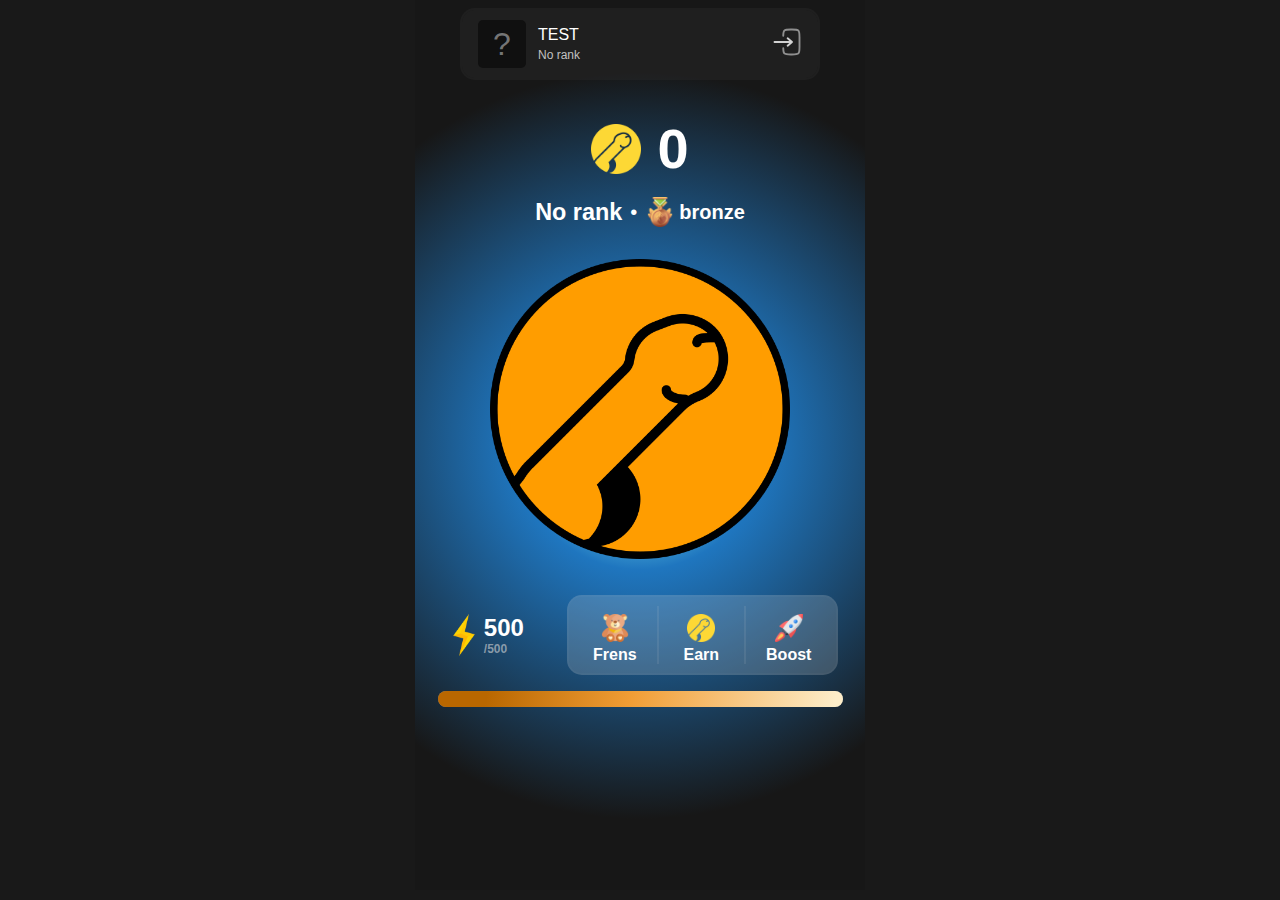
<file: index.html>
<!DOCTYPE html>
<html lang="en">
<head>
    <meta charset="UTF-8">
    <meta name="viewport" content="width=device-width, initial-scale=1.0">
    <title>DICKcoin</title>
    <link rel="stylesheet" href="./assets/css/style.css">
    <link rel="stylesheet" href="./assets/css/responsive.css">
    <meta name="theme-color" content="#f19e36" />

    <link rel="icon" type="image/x-icon" href="./assets/favicon/favicon.ico">

</head>
<body>

    
    <div class="squad-container">
        <div class="login">
            <div class="login-detail">
                <div class="profile">
                    <span>?</span>
                </div>

                <div class="user-data">
                    <span class="name">TEST</span>
                    <span class="user-rank">No rank</span>
                </div>
            </div>

            <div>
                <a href="/login.html">
                    <svg width="30px" height="30px" viewBox="0 0 24 24" fill="none" xmlns="http://www.w3.org/2000/svg">
                        <path opacity="0.8" d="M2.00098 11.999L16.001 11.999M16.001 11.999L12.501 8.99902M16.001 11.999L12.501 14.999" stroke="#ffffff" stroke-width="1.5" stroke-linecap="round" stroke-linejoin="round"/>
                        <path opacity="0.5" d="M9.00195 7C9.01406 4.82497 9.11051 3.64706 9.87889 2.87868C10.7576 2 12.1718 2 15.0002 2L16.0002 2C18.8286 2 20.2429 2 21.1215 2.87868C22.0002 3.75736 22.0002 5.17157 22.0002 8L22.0002 16C22.0002 18.8284 22.0002 20.2426 21.1215 21.1213C20.2429 22 18.8286 22 16.0002 22H15.0002C12.1718 22 10.7576 22 9.87889 21.1213C9.11051 20.3529 9.01406 19.175 9.00195 17" stroke="#ffffff" stroke-width="1.5" stroke-linecap="round"/>
                    </svg>
                </a>
            </div>
        </div>
    </div>

    <div class="coin-count-container">
        <img src="./assets/images/coin.png" width="45px">
        <h1 class="select-none">0</h1>
    </div>

    <div class="rank-container">
        <div class="rank-items">
            <h3 class="select-none">No rank</h3>
            <span>•</span>
            <img src="./assets/images/bronze-medal.png" class="select-none" width="30px">
            <span id="rank" class="select-none">bronze</span>
        </div>
    </div>
    
    <div class="coin-container">
        <!-- <span>+1</span> -->
        <img src="./assets/images/golden.png" id="coin" class="select-none" width="300px" />
    </div>

    <div class="menu-container">
        <div class="power">
            <img src="./assets/images/thunder.png" width="40px">
            <div class="power-count">
                <span id="power" class="select-none">0</span>
                <span class="gray select-none" id="total">/0</span>
            </div>
        </div>

        <div class="menu-bottuns">
            <a href="/frens.html" class="button b-r">
                <img src="./assets/images/teddy-bear.png" alt="" width="28px">
                <span class="select-none">Frens</span>
            </a>
            <a href="/earn.html" class="button b-r">
                <img src="./assets/images/coin.png" alt="" width="28px">
                <span class="select-none">Earn</span>
            </a>
            <a href="/boost.html" class="button">
                <img src="./assets/images/rocket.png" alt="" width="28px">
                <span class="select-none">Boost</span>
            </a>
        </div>
    </div>

    <div class="progress-bar">
        <div class="progress"></div>
    </div>


    <script src="./assets/js/main.js"></script>
</body>
</html>
</file>
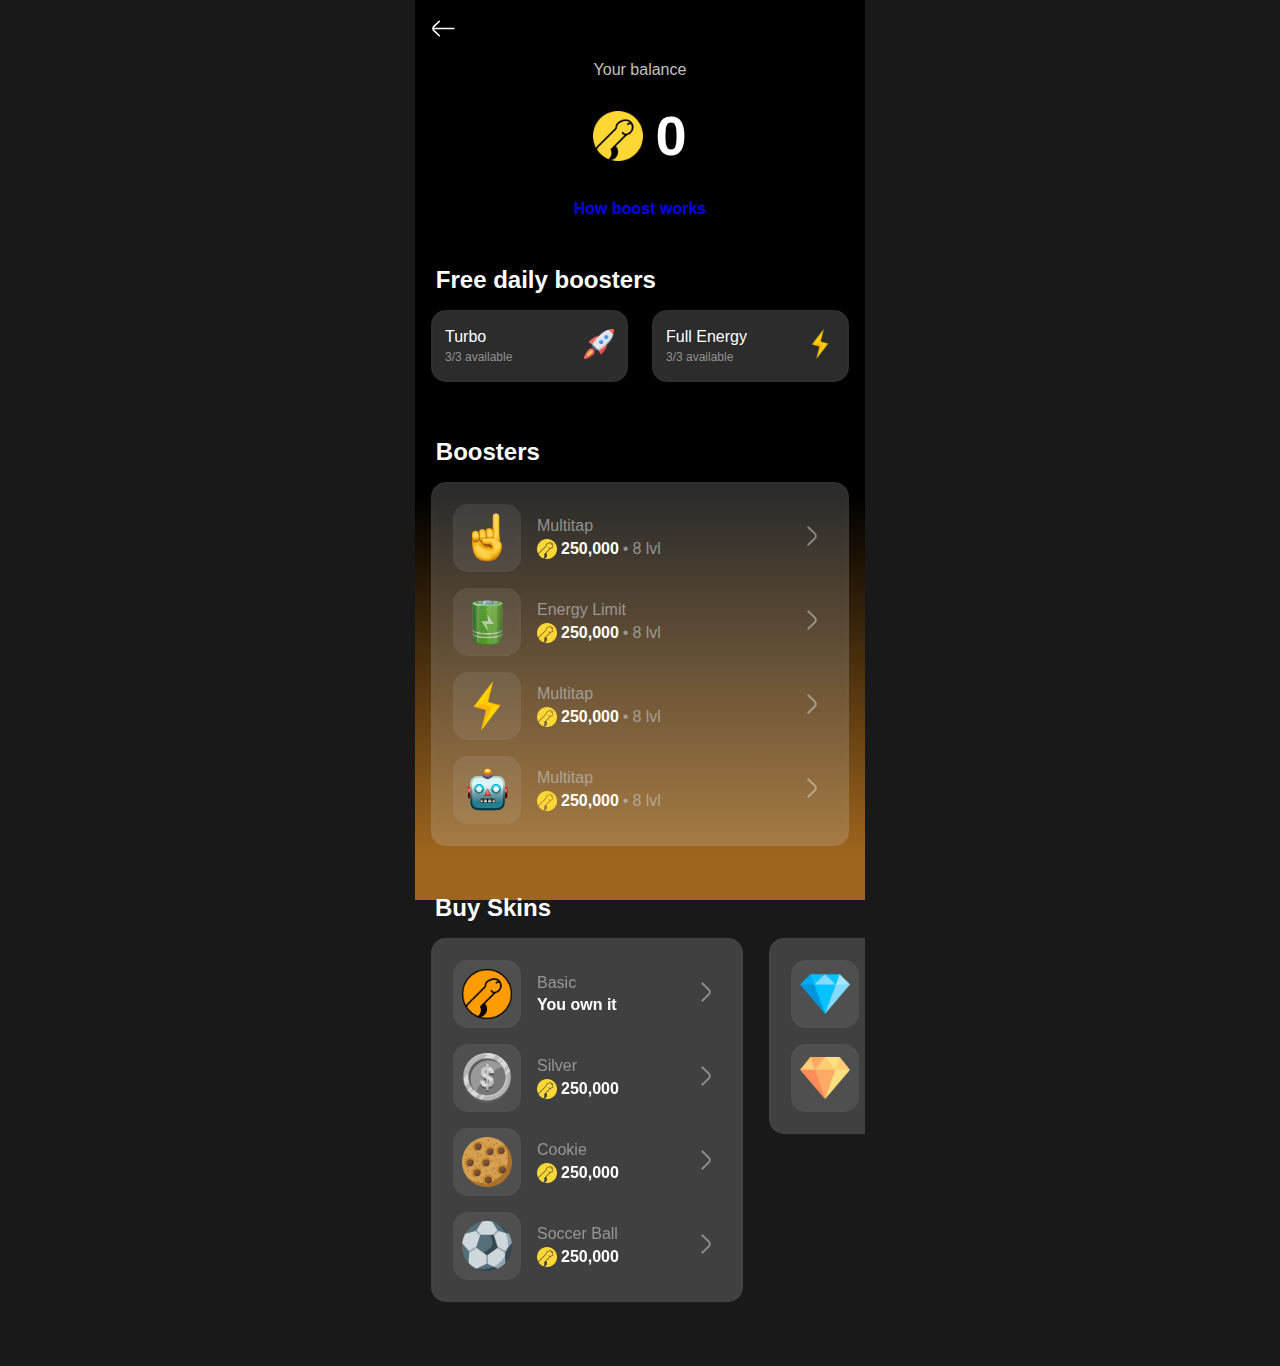
<file: boost.html>
<!DOCTYPE html>
<html lang="en">
<head>
    <meta charset="UTF-8">
    <meta name="viewport" content="width=device-width, initial-scale=1.0">
    <title>DICKcoin - Boosters</title>
    <link rel="stylesheet" href="./assets/css/style.css">
    <link rel="stylesheet" href="./assets/css/responsive.css">

    <link rel="icon" type="image/x-icon" href="./assets/favicon/favicon.ico">
    <link rel="icon" type="image/png" href="./assets/favicon/favicon-16x16.png" sizes="16x16">
    <link rel="icon" type="image/png" href="./assets/favicon/favicon-32x32.png" sizes="32x32">
    <link rel="apple-touch-icon" href="./assets/favicon/apple-touch-icon.png">
    <link rel="android-chrome-192x192" href="./assets/favicon/android-chrome-192x192.png" sizes="192x192">
    <link rel="android-chrome-512x512" href="./assets/favicon/android-chrome-512x512.png" sizes="512x512">

    <link rel="stylesheet" href="https://cdn.jsdelivr.net/npm/swiper@11/swiper-bundle.min.css" />

</head>
<body class="boost">
    
    <div class="haeder">
        <a href="/">
            <svg width="25px" height="25px" viewBox="0 0 24 24" fill="none" xmlns="http://www.w3.org/2000/svg">
                <path d="M22 11.9299H2" stroke="#ffffff" stroke-width="1.5" stroke-linecap="round" stroke-linejoin="round"/>
                <path d="M8.00009 19L2.84009 14C2.5677 13.7429 2.35071 13.433 2.20239 13.0891C2.05407 12.7452 1.97754 12.3745 1.97754 12C1.97754 11.6255 2.05407 11.2548 2.20239 10.9109C2.35071 10.567 2.5677 10.2571 2.84009 10L8.00009 5" stroke="#ffffff" stroke-width="1.5" stroke-linecap="round" stroke-linejoin="round"/>
            </svg>
        </a>
        <!-- <h1></h1> -->
    </div>

    <div class="user-balance">
        <div class="balance-title">
            <span class="select-none">Your balance</span>
        </div>
        <div class="balance-coins">
            <img src="./assets/images/coin.png" width="50px" alt="">
            <span id="balance" class="select-none"></span>
        </div>
        <div class="balance-guid">
            <a href="//guid.html" class="select-none">How boost works</a>
        </div>
    </div>


    <div class="free-boosts">
        <div class="free-boosts-title">
            <h2>Free daily boosters</h2>
        </div>
        <div class="free-boosts-buttons">

            <div class="free-boost-button m-r" id="turbo">
                <div class="free-boosts-detail">
                    <span class="select-none">Turbo</span>
                    <span class="available select-none">3/3 available</span>
                </div>
                <div>
                    <img src="./assets/images/rocket.png" width="30px" alt="">
                </div>
            </div>

            <div class="free-boost-button m-l" id="charge">
                <div class="free-boosts-detail">
                    <span class="select-none">Full Energy</span>
                    <span class="available select-none">3/3 available</span>
                </div>
                <div>
                    <img src="./assets/images/thunder.png" width="30px" alt="">
                </div>
            </div>


        </div>
        
    </div>

    <div class="boosters">
        <div class="boosters-title">
            <h2 class="select-none">Boosters</h2>
        </div>

        <div class="boosters-buttons">
            <div class="boosters-button m-b-1">

                <div class="boosters-button-detail">
                    <div class="boosters-button-image">
                        <img src="./assets/images/point_up.png" width="50px">
                    </div>
                    <div>
                        <div>
                            <h4>Multitap</h4>
                        </div>
                        <div class="boosters-button-data">
                            <img src="./assets/images/coin.png" width="20px" class="m-r-25">
                            <h5 class="m-r-25">250,000</h5>
                            <span class="m-r-25">•</span>
                            <p>8 lvl</p>
                        </div>
                    </div>
                </div>

                <div>
                    <svg width="30px" height="30px" viewBox="0 0 24 24" fill="none" xmlns="http://www.w3.org/2000/svg">
                        <path d="M9 5L14.15 10C14.4237 10.2563 14.6419 10.5659 14.791 10.9099C14.9402 11.2539 15.0171 11.625 15.0171 12C15.0171 12.375 14.9402 12.7458 14.791 13.0898C14.6419 13.4339 14.4237 13.7437 14.15 14L9 19" stroke="#ffffff" opacity="0.4" stroke-width="1.5" stroke-linecap="round" stroke-linejoin="round"/>
                    </svg>
                </div>


            </div>

            <div class="boosters-button m-b-1">

                <div class="boosters-button-detail">
                    <div class="boosters-button-image">
                        <img src="./assets/images/battery.png" width="45px">
                    </div>
                    <div>
                        <div>
                            <h4>Energy Limit</h4>
                        </div>
                        <div class="boosters-button-data">
                            <img src="./assets/images/coin.png" width="20px" class="m-r-25">
                            <h5 class="m-r-25">250,000</h5>
                            <span class="m-r-25">•</span>
                            <p>8 lvl</p>
                        </div>
                    </div>
                </div>

                <div>
                    <svg width="30px" height="30px" viewBox="0 0 24 24" fill="none" xmlns="http://www.w3.org/2000/svg">
                        <path d="M9 5L14.15 10C14.4237 10.2563 14.6419 10.5659 14.791 10.9099C14.9402 11.2539 15.0171 11.625 15.0171 12C15.0171 12.375 14.9402 12.7458 14.791 13.0898C14.6419 13.4339 14.4237 13.7437 14.15 14L9 19" stroke="#ffffff" opacity="0.4" stroke-width="1.5" stroke-linecap="round" stroke-linejoin="round"/>
                    </svg>
                </div>


            </div>

            <div class="boosters-button m-b-1">

                <div class="boosters-button-detail">
                    <div class="boosters-button-image">
                        <img src="./assets/images/thunder.png" width="50px">
                    </div>
                    <div>
                        <div>
                            <h4>Multitap</h4>
                        </div>
                        <div class="boosters-button-data">
                            <img src="./assets/images/coin.png" width="20px" class="m-r-25">
                            <h5 class="m-r-25">250,000</h5>
                            <span class="m-r-25">•</span>
                            <p>8 lvl</p>
                        </div>
                    </div>
                </div>

                <div>
                    <svg width="30px" height="30px" viewBox="0 0 24 24" fill="none" xmlns="http://www.w3.org/2000/svg">
                        <path d="M9 5L14.15 10C14.4237 10.2563 14.6419 10.5659 14.791 10.9099C14.9402 11.2539 15.0171 11.625 15.0171 12C15.0171 12.375 14.9402 12.7458 14.791 13.0898C14.6419 13.4339 14.4237 13.7437 14.15 14L9 19" stroke="#ffffff" opacity="0.4" stroke-width="1.5" stroke-linecap="round" stroke-linejoin="round"/>
                    </svg>
                </div>


            </div>

            <div class="boosters-button">

                <div class="boosters-button-detail">
                    <div class="boosters-button-image">
                        <img src="./assets/images/robot_face.png" width="45px">
                    </div>
                    <div>
                        <div>
                            <h4>Multitap</h4>
                        </div>
                        <div class="boosters-button-data">
                            <img src="./assets/images/coin.png" width="20px" class="m-r-25">
                            <h5 class="m-r-25">250,000</h5>
                            <span class="m-r-25">•</span>
                            <p>8 lvl</p>
                        </div>
                    </div>
                </div>

                <div>
                    <svg width="30px" height="30px" viewBox="0 0 24 24" fill="none" xmlns="http://www.w3.org/2000/svg">
                        <path d="M9 5L14.15 10C14.4237 10.2563 14.6419 10.5659 14.791 10.9099C14.9402 11.2539 15.0171 11.625 15.0171 12C15.0171 12.375 14.9402 12.7458 14.791 13.0898C14.6419 13.4339 14.4237 13.7437 14.15 14L9 19" stroke="#ffffff" opacity="0.4" stroke-width="1.5" stroke-linecap="round" stroke-linejoin="round"/>
                    </svg>
                </div>


            </div>
        </div>
    </div>


    <div class="buy-skins">
        <div class="boosters-title" style="padding: 0 1.25rem;">
            <h2 class="select-none">Buy Skins</h2>
        </div>

        <div class="swiper skinSwiper">
            <div class="swiper-wrapper">
              <div class="swiper-slide slide">
                <div class="skin-button m-b-1">
                    <div class="boosters-button-detail">
                        <div class="boosters-button-image">
                            <img src="./assets/images/golden.png" width="50px">
                        </div>
                        <div>
                            <div>
                                <h4>Basic</h4>
                            </div>
                            <div class="boosters-button-data">
                                <h5>You own it</h5>
                            </div>
                        </div>
                    </div>
    
                    <div>
                        <svg width="30px" height="30px" viewBox="0 0 24 24" fill="none" xmlns="http://www.w3.org/2000/svg">
                            <path d="M9 5L14.15 10C14.4237 10.2563 14.6419 10.5659 14.791 10.9099C14.9402 11.2539 15.0171 11.625 15.0171 12C15.0171 12.375 14.9402 12.7458 14.791 13.0898C14.6419 13.4339 14.4237 13.7437 14.15 14L9 19" stroke="#ffffff" opacity="0.4" stroke-width="1.5" stroke-linecap="round" stroke-linejoin="round"/>
                        </svg>
                    </div>
                </div>

                <div class="skin-button m-b-1">
                    <div class="boosters-button-detail">
                        <div class="boosters-button-image">
                            <img src="./assets/images/silver.png" width="50px">
                        </div>
                        <div>
                            <div>
                                <h4>Silver</h4>
                            </div>
                            <div class="boosters-button-data">
                                <img src="./assets/images/coin.png" width="20px" class="m-r-25">
                                <h5>250,000</h5>
                            </div>
                        </div>
                    </div>
    
                    <div>
                        <svg width="30px" height="30px" viewBox="0 0 24 24" fill="none" xmlns="http://www.w3.org/2000/svg">
                            <path d="M9 5L14.15 10C14.4237 10.2563 14.6419 10.5659 14.791 10.9099C14.9402 11.2539 15.0171 11.625 15.0171 12C15.0171 12.375 14.9402 12.7458 14.791 13.0898C14.6419 13.4339 14.4237 13.7437 14.15 14L9 19" stroke="#ffffff" opacity="0.4" stroke-width="1.5" stroke-linecap="round" stroke-linejoin="round"/>
                        </svg>
                    </div>
                </div>

                <div class="skin-button m-b-1">
                    <div class="boosters-button-detail">
                        <div class="boosters-button-image">
                            <img src="./assets/images/cookie.png" width="50px">
                        </div>
                        <div>
                            <div>
                                <h4>Cookie</h4>
                            </div>
                            <div class="boosters-button-data">
                                <img src="./assets/images/coin.png" width="20px" class="m-r-25">
                                <h5>250,000</h5>
                            </div>
                        </div>
                    </div>
    
                    <div>
                        <svg width="30px" height="30px" viewBox="0 0 24 24" fill="none" xmlns="http://www.w3.org/2000/svg">
                            <path d="M9 5L14.15 10C14.4237 10.2563 14.6419 10.5659 14.791 10.9099C14.9402 11.2539 15.0171 11.625 15.0171 12C15.0171 12.375 14.9402 12.7458 14.791 13.0898C14.6419 13.4339 14.4237 13.7437 14.15 14L9 19" stroke="#ffffff" opacity="0.4" stroke-width="1.5" stroke-linecap="round" stroke-linejoin="round"/>
                        </svg>
                    </div>
                </div>

                <div class="skin-button">
                    <div class="boosters-button-detail">
                        <div class="boosters-button-image">
                            <img src="./assets/images/soccer-ball.png" width="50px">
                        </div>
                        <div>
                            <div>
                                <h4>Soccer Ball</h4>
                            </div>
                            <div class="boosters-button-data">
                                <img src="./assets/images/coin.png" width="20px" class="m-r-25">
                                <h5>250,000</h5>
                            </div>
                        </div>
                    </div>
    
                    <div>
                        <svg width="30px" height="30px" viewBox="0 0 24 24" fill="none" xmlns="http://www.w3.org/2000/svg">
                            <path d="M9 5L14.15 10C14.4237 10.2563 14.6419 10.5659 14.791 10.9099C14.9402 11.2539 15.0171 11.625 15.0171 12C15.0171 12.375 14.9402 12.7458 14.791 13.0898C14.6419 13.4339 14.4237 13.7437 14.15 14L9 19" stroke="#ffffff" opacity="0.4" stroke-width="1.5" stroke-linecap="round" stroke-linejoin="round"/>
                        </svg>
                    </div>
                </div>
              </div>
              <div class="swiper-slide slide">
                <div class="skin-button m-b-1">
                    <div class="boosters-button-detail">
                        <div class="boosters-button-image">
                            <img src="./assets/images/diamond.png" width="50px">
                        </div>
                        <div>
                            <div>
                                <h4>Diamond</h4>
                            </div>
                            <div class="boosters-button-data">
                                <img src="./assets/images/coin.png" width="20px" class="m-r-25">
                                <h5>250,000</h5>
                            </div>
                        </div>
                    </div>
    
                    <div>
                        <svg width="30px" height="30px" viewBox="0 0 24 24" fill="none" xmlns="http://www.w3.org/2000/svg">
                            <path d="M9 5L14.15 10C14.4237 10.2563 14.6419 10.5659 14.791 10.9099C14.9402 11.2539 15.0171 11.625 15.0171 12C15.0171 12.375 14.9402 12.7458 14.791 13.0898C14.6419 13.4339 14.4237 13.7437 14.15 14L9 19" stroke="#ffffff" opacity="0.4" stroke-width="1.5" stroke-linecap="round" stroke-linejoin="round"/>
                        </svg>
                    </div>
                </div>

                <div class="skin-button">
                    <div class="boosters-button-detail">
                        <div class="boosters-button-image">
                            <img src="./assets/images/diamond (1).png" width="50px">
                        </div>
                        <div>
                            <div>
                                <h4>Diamond 2</h4>
                            </div>
                            <div class="boosters-button-data">
                                <img src="./assets/images/coin.png" width="20px" class="m-r-25">
                                <h5>250,000</h5>
                            </div>
                        </div>
                    </div>
    
                    <div>
                        <svg width="30px" height="30px" viewBox="0 0 24 24" fill="none" xmlns="http://www.w3.org/2000/svg">
                            <path d="M9 5L14.15 10C14.4237 10.2563 14.6419 10.5659 14.791 10.9099C14.9402 11.2539 15.0171 11.625 15.0171 12C15.0171 12.375 14.9402 12.7458 14.791 13.0898C14.6419 13.4339 14.4237 13.7437 14.15 14L9 19" stroke="#ffffff" opacity="0.4" stroke-width="1.5" stroke-linecap="round" stroke-linejoin="round"/>
                        </svg>
                    </div>
                </div>
              </div>
              <div class="swiper-slide"></div>
            </div>
        </div>
    </div>



    <script src="https://cdn.jsdelivr.net/npm/swiper@11/swiper-bundle.min.js"></script>


    <script>
        var swiper = new Swiper(".skinSwiper", {
            slidesPerView: 2,
            spaceBetween: 10

        });
    </script>

    <script src="./assets/js/charge.js"></script>
    <script src="./assets/js/boost.js"></script>
</body>
</html>
</file>
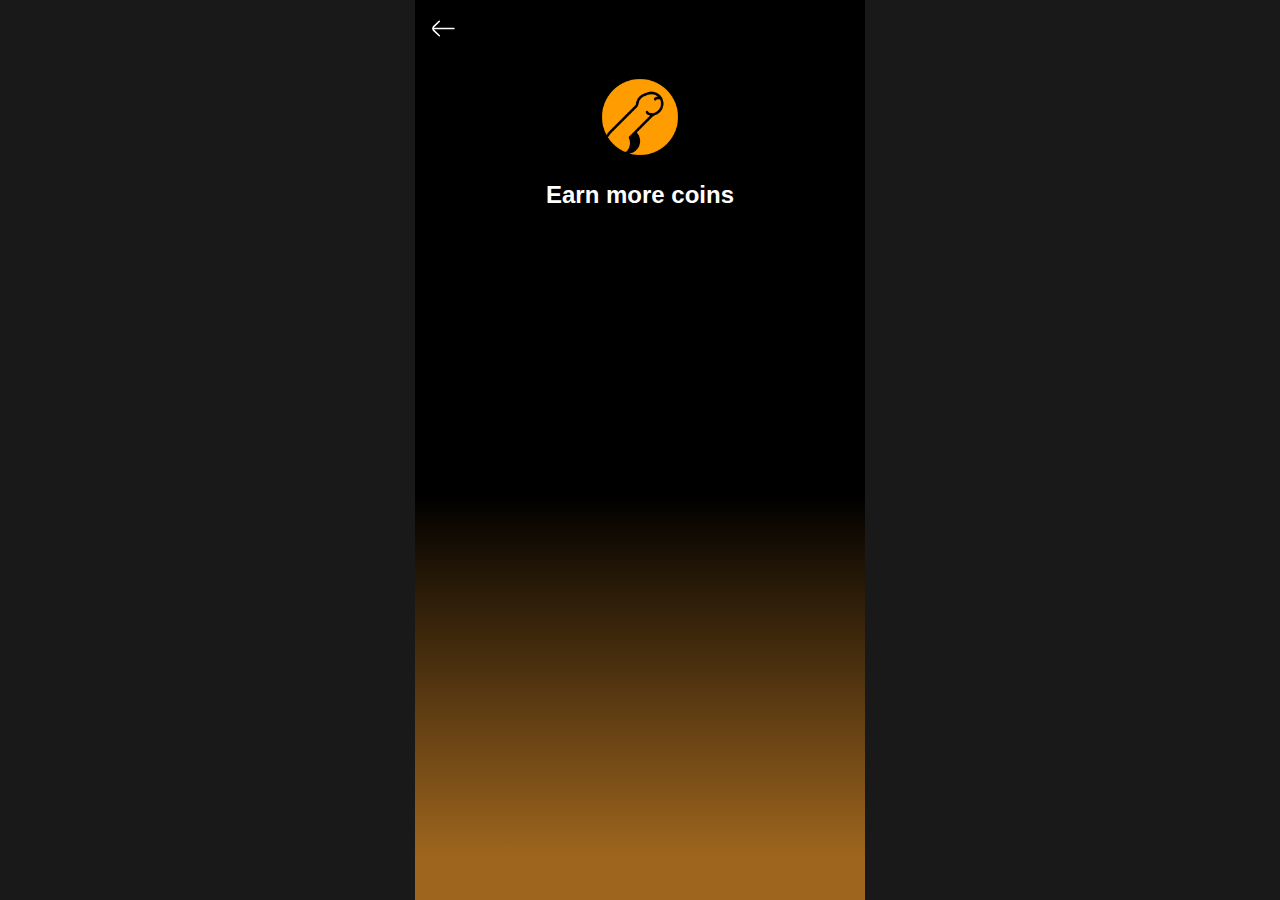
<file: earn.html>
<!DOCTYPE html>
<html lang="en">
<head>
    <meta charset="UTF-8">
    <meta name="viewport" content="width=device-width, initial-scale=1.0">
    <title>DICKcoin</title>
    <link rel="stylesheet" href="./assets/css/style.css">
    <link rel="stylesheet" href="./assets/css/responsive.css">
    <meta name="theme-color" content="#f19e36" />

    <link rel="icon" type="image/x-icon" href="./assets/favicon/favicon.ico">
</head>
<body class="earn">

    <div class="haeder">
        <a href="/">
            <svg width="25px" height="25px" viewBox="0 0 24 24" fill="none" xmlns="http://www.w3.org/2000/svg">
                <path d="M22 11.9299H2" stroke="#ffffff" stroke-width="1.5" stroke-linecap="round" stroke-linejoin="round"/>
                <path d="M8.00009 19L2.84009 14C2.5677 13.7429 2.35071 13.433 2.20239 13.0891C2.05407 12.7452 1.97754 12.3745 1.97754 12C1.97754 11.6255 2.05407 11.2548 2.20239 10.9109C2.35071 10.567 2.5677 10.2571 2.84009 10L8.00009 5" stroke="#ffffff" stroke-width="1.5" stroke-linecap="round" stroke-linejoin="round"/>
            </svg>
        </a>
        <!-- <h1>Notcoin</h1> -->
    </div>

    <div class="earn-more">
        <img src="./assets/images/golden.png" width="80px">
        <h3>Earn more coins</h3>
    </div>

    <div class="invite-bonus-box">
        
    </div>
    
    <script src="./assets/js/charge.js"></script>
</body>
</html>
</file>
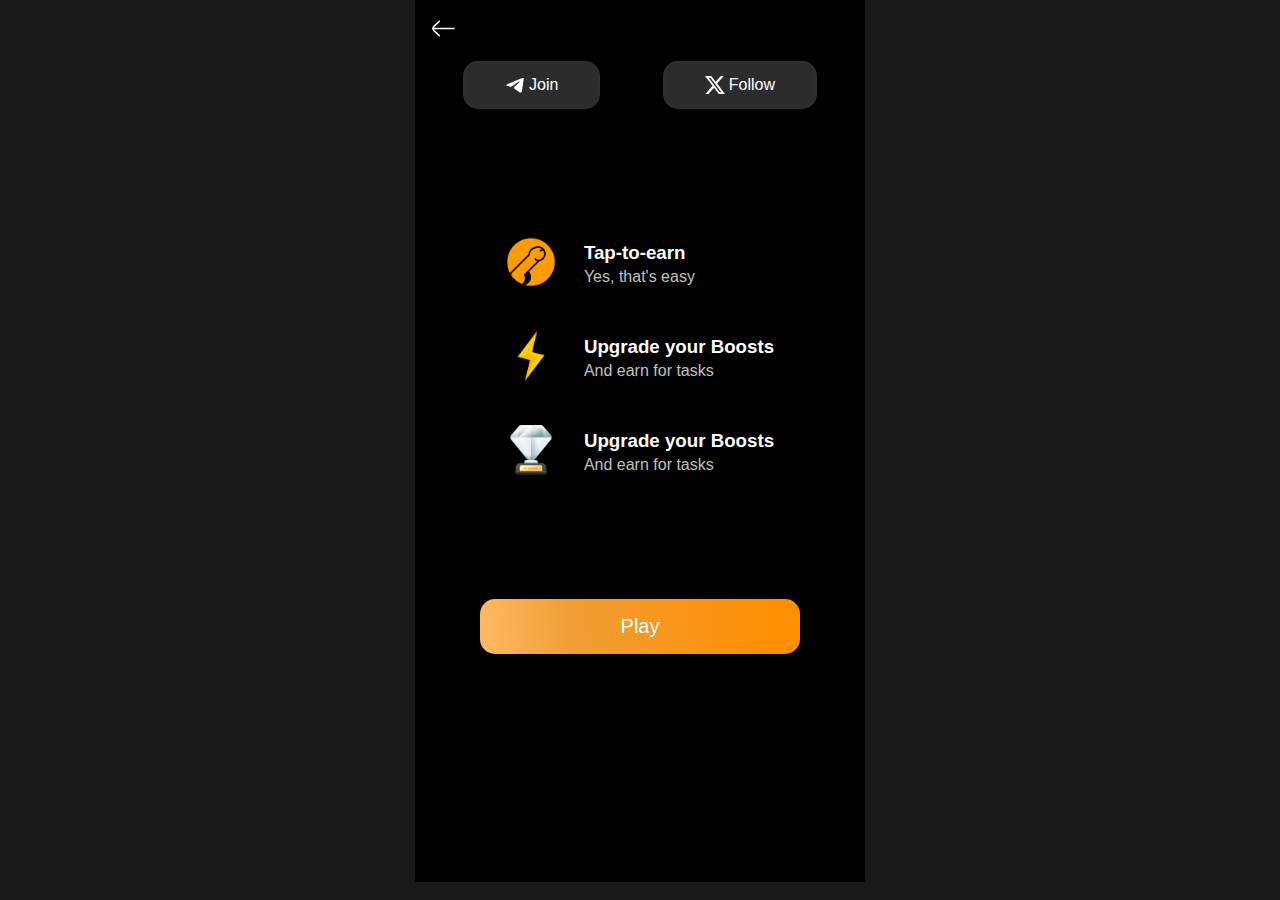
<file: guid.html>
<!DOCTYPE html>
<html lang="en">
<head>
    <meta charset="UTF-8">
    <meta name="viewport" content="width=device-width, initial-scale=1.0">
    <title>DICKcoin</title>

    <link rel="stylesheet" href="./assets/css/style.css">
    <link rel="stylesheet" href="./assets/css/responsive.css">

    <link rel="icon" type="image/x-icon" href="./assets/favicon/favicon.ico">
    <link rel="icon" type="image/png" href="./assets/favicon/favicon-16x16.png" sizes="16x16">
    <link rel="icon" type="image/png" href="./assets/favicon/favicon-32x32.png" sizes="32x32">
    <link rel="apple-touch-icon" href="./assets/favicon/apple-touch-icon.png">
    <link rel="android-chrome-192x192" href="./assets/favicon/android-chrome-192x192.png" sizes="192x192">
    <link rel="android-chrome-512x512" href="./assets/favicon/android-chrome-512x512.png" sizes="512x512">
</head>
<body class="guid">

    <div class="haeder">
        <a href="/boost.html">
            <svg width="25px" height="25px" viewBox="0 0 24 24" fill="none" xmlns="http://www.w3.org/2000/svg">
                <path d="M22 11.9299H2" stroke="#ffffff" stroke-width="1.5" stroke-linecap="round" stroke-linejoin="round"/>
                <path d="M8.00009 19L2.84009 14C2.5677 13.7429 2.35071 13.433 2.20239 13.0891C2.05407 12.7452 1.97754 12.3745 1.97754 12C1.97754 11.6255 2.05407 11.2548 2.20239 10.9109C2.35071 10.567 2.5677 10.2571 2.84009 10L8.00009 5" stroke="#ffffff" stroke-width="1.5" stroke-linecap="round" stroke-linejoin="round"/>
            </svg>
        </a>
        <!-- <h1</h1> -->
    </div>

    <div class="guid-social">
        <a class="guid-telegram">
            <svg width="20px" height="20px" viewBox="0 0 48 48" fill="none" xmlns="http://www.w3.org/2000/svg">
                <path d="M41.4193 7.30899C41.4193 7.30899 45.3046 5.79399 44.9808 9.47328C44.8729 10.9883 43.9016 16.2908 43.1461 22.0262L40.5559 39.0159C40.5559 39.0159 40.3401 41.5048 38.3974 41.9377C36.4547 42.3705 33.5408 40.4227 33.0011 39.9898C32.5694 39.6652 24.9068 34.7955 22.2086 32.4148C21.4531 31.7655 20.5897 30.4669 22.3165 28.9519L33.6487 18.1305C34.9438 16.8319 36.2389 13.8019 30.8426 17.4812L15.7331 27.7616C15.7331 27.7616 14.0063 28.8437 10.7686 27.8698L3.75342 25.7055C3.75342 25.7055 1.16321 24.0823 5.58815 22.459C16.3807 17.3729 29.6555 12.1786 41.4193 7.30899Z" fill="#ffffff"/>
            </svg>
            Join
        </a>
        <a class="guid-x">
            <svg xmlns="http://www.w3.org/2000/svg" width="20px" height="20px" fill="none" viewBox="0 0 16 16">
                <path d="M12.6.75h2.454l-5.36 6.142L16 15.25h-4.937l-3.867-5.07-4.425 5.07H.316l5.733-6.57L0 .75h5.063l3.495 4.633L12.601.75Zm-.86 13.028h1.36L4.323 2.145H2.865z" fill="#ffffff"/>
            </svg>
            Follow
        </a>
    </div>


    <div class="guid-content">
        <div class="guid-title">
            <h1</h1>
        </div>
        <div class="guid-help">
            <div class="guid-help-detail">
                <div>
                    <img src="./assets/images/golden.png" width="50px">
                </div>
                <div>
                    <h3>Tap-to-earn</h3>
                    <p>Yes, that's easy</p>
                </div>
            </div>

            <div class="guid-help-detail">
                <div>
                    <img src="./assets/images/thunder.png" width="50px">
                </div>
                <div>
                    <h3>Upgrade your Boosts</h3>
                    <p>And earn for tasks</p>
                </div>
            </div>

            <div class="guid-help-detail">
                <div>
                    <img src="./assets/images/trophy.png" width="50px">
                </div>
                <div>
                    <h3>Upgrade your Boosts</h3>
                    <p>And earn for tasks</p>
                </div>
            </div>

        </div>
    </div>

    <div class="guid-button">
        <a href="" >Play</a>
    </div>

    <script src="./assets/js/charge.js"></script>
</body>
</html>
</file>
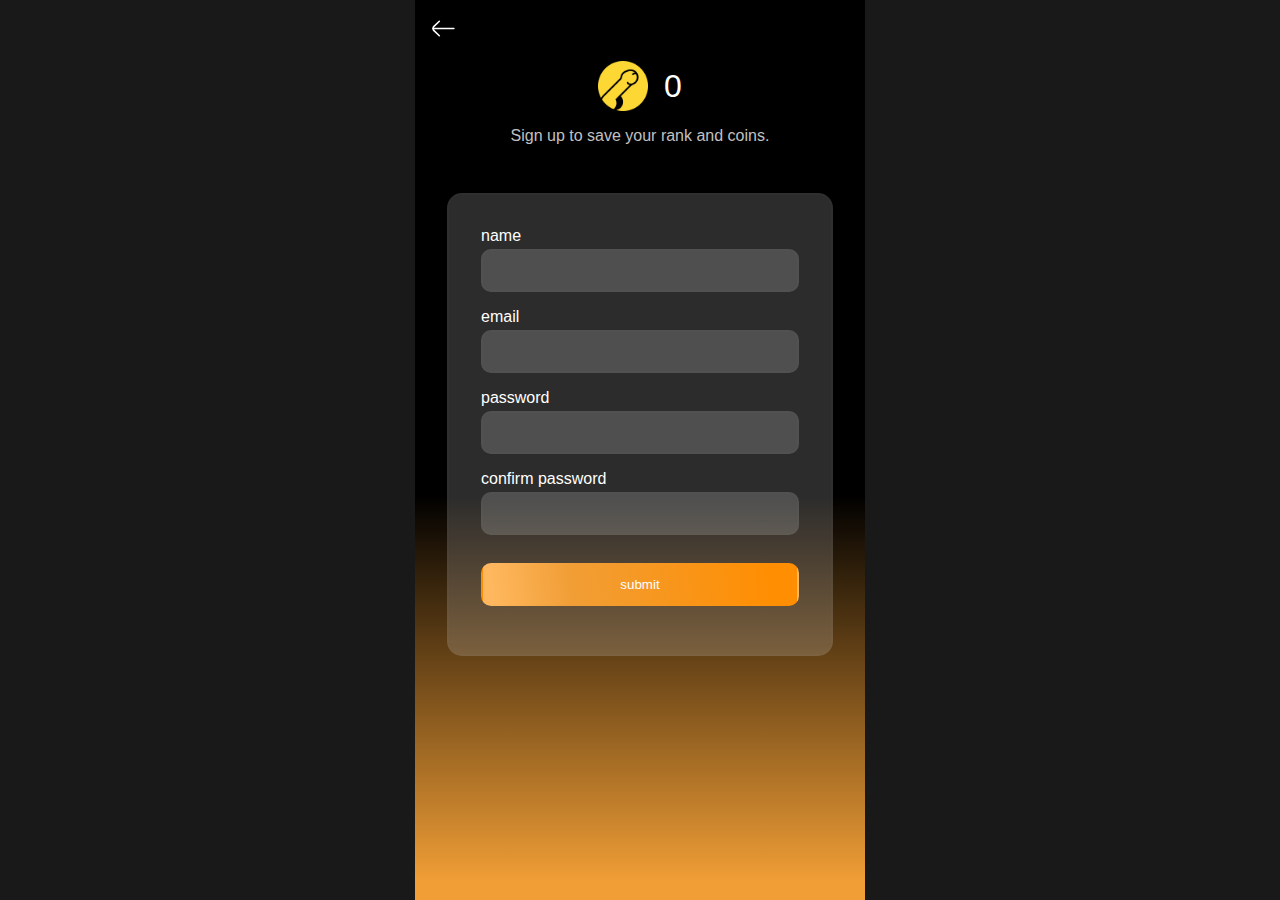
<file: login.html>
<!DOCTYPE html>
<html lang="en">
<head>
    <meta charset="UTF-8">
    <meta name="viewport" content="width=device-width, initial-scale=1.0">
    <title>DICKcoin</title>
    <link rel="stylesheet" href="./assets/css/style.css">
    <link rel="stylesheet" href="./assets/css/responsive.css">
    <meta name="theme-color" content="#f19e36" />

    <link rel="icon" type="image/x-icon" href="./assets/favicon/favicon.ico">
</head>
<body class="login-page">

    <div class="haeder">
        <a href="/">
            <svg width="25px" height="25px" viewBox="0 0 24 24" fill="none" xmlns="http://www.w3.org/2000/svg">
                <path d="M22 11.9299H2" stroke="#ffffff" stroke-width="1.5" stroke-linecap="round" stroke-linejoin="round"/>
                <path d="M8.00009 19L2.84009 14C2.5677 13.7429 2.35071 13.433 2.20239 13.0891C2.05407 12.7452 1.97754 12.3745 1.97754 12C1.97754 11.6255 2.05407 11.2548 2.20239 10.9109C2.35071 10.567 2.5677 10.2571 2.84009 10L8.00009 5" stroke="#ffffff" stroke-width="1.5" stroke-linecap="round" stroke-linejoin="round"/>
            </svg>
        </a>
        <!-- <h1></h1> -->
    </div>

    <div class="login-coins">
        <img src="./assets/images/coin.png" width="50px">
        <span class="login-coins-count"></span>
    </div>

    <div class="login-page-detail">
        <span>Sign up to save your rank and coins.</span>
    </div>

    <div class="login-form">
        <form action="#">
            <label for="name">name</label>
            <input type="text" name="name" id="name">

            <label for="email">email</label>
            <input type="email" name="email" id="email">

            <label for="password">password</label>
            <input type="password" name="password" id="password">

            <label for="confrim">confirm password</label>
            <input type="password" name="confirm" id="confirm">    
            
            <input class="submit-button" type="button" value="submit">
        </form>
    </div>

    <script>
        let coins = localStorage.getItem('coins')
        document.querySelector('.login-coins-count').textContent = coins;
    </script>

    <script src="./assets/js/charge.js"></script>
</body>
</html>
</file>
<file: assets/css/style.css>
* {
    margin: 0;
    padding: 0;
    box-sizing: border-box;
}
a {
    text-decoration: none;
}
a:active {
    color: rgba(241,158,54,1);
}
html {
    font-family: sans-serif;
}
.select-none {
    -moz-user-select: none;
    -webkit-user-select: none;
    user-select: none;
}
body {
    /* background: radial-gradient(circle, rgba(123,130,149,1) 0%, rgba(123,130,149,1) 15%, rgb(0, 0, 0) 75%); */
    /* background: radial-gradient(circle, rgba(253,237,201,1) 0%, rgba(241,158,54,1) 50%, rgba(23,23,23,1) 75%); */
    /* background: radial-gradient(circle, rgba(190,201,233,1) 0%, rgba(95,107,189,1) 15%, rgba(23,23,23,1) 75%); */
    background: radial-gradient(circle, rgba(122,230,243,1) 10%, rgba(31,118,191,1) 25%, rgba(23,23,23,1) 75%);
    /* background: radial-gradient(circle, rgba(205,122,243,1) 0%, rgba(154,31,191,1) 15%, rgba(23,23,23,1) 75%); */
    margin:0;
    padding:0;
    background-repeat: no-repeat;
    min-height: 98vh;  

}
.haeder {
    display: flex;
    align-items: center;
    padding: 1rem;
}
.haeder a {
    margin-right: 1rem;
}
.squad-container {
    margin: 0.75rem auto;
    width: 80%;
    height: 4.5rem;
    border-radius: 15px;
    background-color: rgba(50, 49, 49, 0.3);
    border: 2px solid rgb(43, 42, 42, 0.05);
}
.login {
    display: flex;
    align-items: center;
    justify-content: space-between;
    height: 100%;
    padding: 0 1rem;
}
.login-detail {
    display: flex;
    align-items: center;
}
.profile {
    width: 3rem;
    height: 3rem;
    background-color: rgb(16, 16, 16);
    display: flex;
    justify-content: center;
    align-items: center;
    border-radius: 5px;
}
.profile span {
    font-size: 2rem;
    color: rgba(151, 151, 151, 0.773);
}
.user-data {
    display: flex;
    flex-direction: column;
    margin-left: 0.75rem;
}
.name {
    color: #ffffff;
}
.user-rank {
    font-size: 0.75rem;
    margin-top: 0.25rem;
    color: #c1c1c1;
}
.coin-count-container {
    width: 100%;
    display: flex;
    justify-content: center;
    align-items: center;
    margin-top: 2.25rem;
}
.rank-container {
    margin-top: 1rem;
    margin-bottom: 2rem;
    display: flex;
    justify-content: center;
    align-items: center;
    color: #ffffff;
}
.rank-items {
    display: flex;
    align-items: center;
    font-size: 1.25rem;
}
.rank-items h3{
    margin-right: 0.5rem;
}
.rank-items img{
    margin-left: 0.5rem;
    margin-right: 0.25rem;
}
#rank {
    font-weight: bold;
}
.coin-count-container img {
    margin-right: 1rem;
    width: 50px;
}
.coin-count-container h1 {
    color: #ffffff;
    font-size: 3.5rem;
}
.coin-container {
    position: relative;
    margin-top: 1.5rem;
    width: 100%;
    display: flex;
    justify-content: center;
}
.coin-container span {
    position: absolute;
    z-index: 999;
    font-size: 2rem;
    color: #ffffff;
}
#coin {
    transition: .1s;
    transform-style: preserve-3d;
}
.menu-container {
    margin-top: 2.25rem;
    width: 90%;
    display: flex;
    justify-content: center;
    align-items: center;
}
.power {
    display: flex;
    justify-content: center;
    margin-right: 0.5rem;
    width: 33%;
}
.power-count {
    display: flex;
    flex-direction: column;
}
.power-count span {
    color: #ffffff;
    font-weight: bold;
    font-size: 1.5rem;
}
.gray {
    color: #d7d7d798!important;
    font-size: 0.75rem!important;
}
.menu-bottuns {
    width: 67%;
    padding: 1rem 0.25rem;
    display: flex;
    justify-content: space-around;
    align-items: center;
    height: 5rem;
    background-color: rgba(218, 218, 218, 0.2);
    border: 2px solid rgba(218, 218, 218, 0.03);
    border-radius: 15px;
    margin-left: 0.5rem;
    margin-right: -1.25rem;
}

.button {
    display: flex;
    flex-direction: column;
    justify-content: center;
    align-items: center;
    padding: 0 0.25rem;
    width: 33.3333%;
}
.button img {
    margin-top: 0.5rem;
}
.button span {
    margin-top: 0.25rem;
    font-weight: bold;
    color: #ffffff;
}
.b-r {
    border-right: 2px solid rgba(218, 218, 218, 0.1);
}
.progress-bar {
    width: 90%;
    height: 1rem;
    margin: 1rem auto;
    border-radius: 30px;
    background-color: rgba(218, 218, 218, 0.5)
}
.progress {
    /* width: 100%; */
    height: 100%;
    /* background: linear-gradient(278deg, rgba(205,122,243,1) 2%, rgba(154,31,191,1) 52%, rgba(75,1,97,1) 88%); */
    background: linear-gradient(278deg, rgba(253,237,201,1) 2%, rgba(241,158,54,1) 52%, rgba(185,103,0,1) 88%);
    border-radius: 30px;
}

/* boost page styles */
.boost {
    background: linear-gradient(0deg, rgba(241,158,54,1) 2%, rgb(0, 0, 0) 45%);
    background: linear-gradient(0deg, rgba(157,101,30,1) 5%, rgba(0,0,0,1) 45%);
    background-repeat: no-repeat;
    background-attachment: fixed;
    color: #ffffff;
    padding-bottom: 4rem;
}
.user-balance {
    display: flex;
    flex-direction: column;
    justify-content: center;
    align-items: center;
    padding-bottom: 3rem;
}
.balance-title {
    color: #c1c1c1;
    margin-bottom: 1.5rem;
}
.balance-coins {
    display: flex;
    justify-content: center;
    align-items: center;
    margin-bottom: 2rem;
    font-size: 3.5rem;
    font-weight: bold;
}
.balance-coins img {
    margin-right: 0.75rem;
}
.balance-guid {
    color: rgba(185,103,0,1);
    font-weight: 700;
}
.free-boosts {
    padding: 0 1rem;
}
.free-boosts-title {
    margin-bottom: 0.5rem;
    padding: 0 0.3rem;
}
.free-boosts-buttons {
    display: flex;
    justify-content: space-between;
    align-items: center;
    width: 100%;
}
.free-boost-button {
    cursor: pointer;
    display: flex;
    width: 50%;
    height: 4.5rem;
    margin: 0.5rem 0;
    justify-content: space-between;
    align-items: center;
    border-radius: 15px;
    padding: 0 0.75rem;
    background-color: rgba(218, 218, 218, 0.2);
    border:2px solid rgba(218, 218, 218, 0.02);
}
.free-boosts-detail {
    display: flex;
    flex-direction: column;
    justify-content: center;
}
.m-r {
    margin-right: 0.75rem;
}
.m-l {
    margin-left: 0.75rem;
}
.available {
    margin-top: 0.25rem;
    color: #919191;
    font-size: 0.75rem;
}
.boosters {
    margin-top: 3rem;
    padding: 0 1rem;
}
.boosters-title {
    margin-bottom: 1rem;
    padding: 0 0.3rem;
}
.boosters-buttons {
    width: 100%;
    border-radius: 15px;
    padding: 1.25rem;
    background-color: rgba(218, 218, 218, 0.2);
    border: 2px solid rgba(218, 218, 218, 0.02);
}
.boosters-button {
    cursor: pointer;
    display: flex;
    align-items: center;
    justify-content: space-between;
}
.boosters-button-detail {
    display: flex;
    align-items: center;
    justify-content: space-between;
}
.boosters-button-data {
    display: flex;
    align-items: center;
}
.boosters-button-image {
    background-color: rgba(218, 218, 218, 0.1);
    border: 2px solid rgba(218, 218, 218, 0.01);
    display: flex;
    justify-content: center;
    align-items: center;
    width: 4.25rem;
    height: 4.25rem;
    padding: 4px;
    margin-right: 1rem;
    border-radius: 15px;
}
.boosters-button-detail h4 {
    margin-bottom: 0.25rem;
    font-weight: 300;
}
.boosters-button-detail h4, 
.boosters-button-data span, 
.boosters-button-data  p{
    color: #c1c1c1aa;
}
.boosters-button-data h5{
    font-size: 1rem;
}
.m-r-25 {
    margin-right: 0.25rem;
}
.m-b-1 {
    margin-bottom: 1rem;
}
.buy-skins {
    margin-top: 3rem;
}
.slide {
    width: 17rem!important;
    margin: 0 1rem;
    border-radius: 15px;
    padding: 1.25rem;
    height: 10rem;
    background-color: rgba(218, 218, 218, 0.2);
    border: 2px solid rgba(218, 218, 218, 0.02);
}
.skin-button  {
    cursor: pointer;
    display: flex;
    align-items: center;
    justify-content: space-between;
}

/* guid styles */
.guid {
    background-image: linear-gradient(0deg, rgba(0,0,0,1) 0%, rgba(0,0,0,1) 100%);
}
.guid-social {
    display: flex;
    justify-content: space-between;
    align-items: center;
    color: #ffffff;
    padding: 0 3rem;
}
.guid-social a {
    display: flex;
    align-items: center;
    padding: 0.75rem 2.5rem;
    border-radius: 15px;
    background-color: rgba(218, 218, 218, 0.2);
    border: 2px solid rgba(218, 218, 218, 0.02);
}
.guid-social a svg {
    margin-right: 0.25rem;
}
.guid-content {
    margin-top: 4rem;
    color: #ffffff;
    display: flex;
    flex-direction: column;
    align-items: center;
}
.guid-title {
    margin-bottom: 4rem;
}
.guid-help-detail {
    display: flex;
    align-items: center;
    margin-bottom: 2.5rem;
}
.guid-help-detail img {
    margin-right: 1.75rem;
}
.guid-help-detail h3 {
    margin-bottom: 0.25rem;
}
.guid-help-detail p {
    font-size: 1rem;
    color: #c1c1c1;
}
.guid-button {
    margin-top: 5rem;
    width: 100%;
    display: flex;
    justify-content: center;
    align-items: center;
}
.guid-button a,
.frens-invite-button {
    display: flex;
    justify-content: center;
    align-items: center;
    color: #ffffff;
    font-size: 1.25rem;
    background: linear-gradient(83deg, rgba(255,184,95,1) 3%, rgba(241,158,54,1) 28%, rgba(255,142,2,1) 91%);
    width: 20rem;
    padding: 1rem 0;
    border-radius: 15px;
}

/* frens styles */
.frens {
    background: linear-gradient(0deg, rgba(241,158,54,1) 2%, rgb(0, 0, 0) 45%);
    background: linear-gradient(0deg, rgba(157,101,30,1) 5%, rgba(0,0,0,1) 45%);
    background-repeat: no-repeat;
    background-attachment: fixed;
    color: #ffffff;
    padding-bottom: 4rem;
}
.frens-main  {
    margin: 2rem 0;
    display: flex;
    flex-direction: column;
    justify-content: center;
    align-items: center;
}
.frens-count {
    margin-bottom: 1.25rem;
    font-size: 2rem;
    font-weight: bold;
    
}
.frens-total-earn {
    cursor: pointer;
    display: flex;
    justify-content: space-between;
    align-items: center;
    width: 85%;
    border-radius: 15px;
    background-color: rgba(218, 218, 218, 0.2);
    border: 2px solid rgba(218, 218, 218, 0.02);
    padding: 0.75rem;
}
.frens-total-count {
    display: flex;
    justify-content: center;
    align-items: center;
    color: rgba(241,158,54,1);
}
.frens-total-count img {
    margin-left: 0.5rem;
}
.leaders {
    color: #c1c1c16e;
}
.frens-help, 
.frens-list {
    padding: 1rem;
}
.frens-help-title, 
.frens-list-title {
    padding-left: 0.5rem;
    color: rgba(241,158,54,1);
    font-weight: 600;
    margin-bottom: 0.75rem;
}
.frens-list-title {
    color: #ffffff;
}
.frens-help-box,
.frens-list-box {
    width: 100%;
    /* height: 10rem; */
    margin: 0 auto;
    border-radius: 15px;
    background-color: rgba(218, 218, 218, 0.2);
    border: 2px solid rgba(218, 218, 218, 0.02);
}
.frens-invite {
    cursor: pointer;
    display: flex;
    justify-content: center;
    align-items: center;
    width: 100%;
}
.frens-invite-button {
    position: fixed;
    bottom: 10px;
    width: 23.5rem;
}
.frens-help-content {
    padding: 1rem;
    display: flex;
    align-items: center;
}
.frens-help-image {
    margin-right: 0.75rem;
}
.fren-help-text h5 {
    font-size: 1rem;
    font-weight: 500;
    margin-bottom: 0.25rem;
}
.fren-help-text div{
    margin-top: 0.25rem;
    display: flex;
    align-items: center;
}
.fren-help-text div img {
    margin-right: 0.25rem;
}
.fren-help-text div span {
    margin-right: 0.25rem;
}
.frens-open-detail {
    display: flex;
    justify-content: center;
    align-items: center;
    padding: 1rem 0;
}
.frens-open-detail a {
    color: #ffffff;
    font-weight: bold;
}
.frens-data {
    padding: 1rem;
}
.frens-data,
.frens-profile {
    display: flex;
    justify-content: space-between;
    align-items: center;
}
.frens-profile-photo {
    background-color: aquamarine;
    width: 3.5rem;
    height: 3.5rem;
    border-radius: 100%;
    margin-right: 0.75rem;
}
.frens-profile-data h4{
    margin-bottom: 0.25rem;
}
.frens-profile-data div{
    display: flex;
    align-items: center;
}
.frens-profile-data div img,
.frens-profile-data div span {
    margin-right: 0.30rem;
}
.frens-data-count {
    display: flex;
    justify-content: center;
    align-items: center;
    color: rgb(255, 170, 66);
}
.frens-data-count span{
    margin-right: 0.25rem;
}

/* earn styles */
.earn {
    background: linear-gradient(0deg, rgba(241,158,54,1) 2%, rgb(0, 0, 0) 45%);
    background: linear-gradient(0deg, rgba(157,101,30,1) 5%, rgba(0,0,0,1) 45%);
    background-repeat: no-repeat;
    background-attachment: fixed;
    color: #ffffff;
    padding-bottom: 4rem;
}
.earn-more {
    display: flex;
    flex-direction: column;
    justify-content: center;
    align-items: center;
    margin-top: 1rem;
}
.earn-more img {
    margin-bottom: 1.5rem;
}
.earn-more h3 {
    font-size: 1.5rem;
}

/* login styles */
.login-page {
    background: linear-gradient(0deg, rgba(241,158,54,1) 2%, rgb(0, 0, 0) 45%);
    background-repeat: no-repeat;
    background-attachment: fixed;
    color: #ffffff;
    padding-bottom: 4rem;
}
.login-coins,
.login-page-detail {
    display: flex;
    justify-content: center;
    align-items: center;
}
.login-page-detail  {
    margin-top: 1rem;
    font-size: 1rem;
    color: #c1c1c1;
}
.login-coins-count {
    font-size: 2rem;
    margin-left: 1rem;
}
.login-form {
    margin-top: 3rem;
    padding: 0 2rem;
}
.login-form form {
    padding: 2rem;
    border-radius: 15px;
    background-color: rgba(218, 218, 218, 0.2);
    border: 2px solid rgba(218, 218, 218, 0.02);
    display: flex;
    flex-direction: column;
    justify-content: center;
}

.login-form form label {
    margin-bottom: 0.25rem;
}
.login-form form input {
    outline: none;
    background-color: rgba(218, 218, 218, 0.2);
    border: 2px solid rgba(218, 218, 218, 0.02);
    margin-bottom: 1rem;
    padding: 0.75rem;
    color: #ffffff;
    border-radius: 10px;
}
.submit-button {
    border: none;
    outline: none;
    margin-top: 0.75rem;
    background: linear-gradient(83deg, rgba(255,184,95,1) 3%, rgba(241,158,54,1) 28%, rgba(255,142,2,1) 91%);
}
</file>
<file: assets/css/responsive.css>
@media screen and (min-width: 764px) {
    body,
    .boost, 
    .guid,
    .frens,
    .earn,
    .login-page {
        max-width: 450px;
        margin: 0 auto;
        background-color: #191919!important;
        background-size: 450px;
        background-position: center;
    }
    .squad-container {
        margin: 0.5rem auto;
    }
    .slide  {
        width: 19.5rem!important;
    }
    .frens-invite-button {
        width: 26.5rem;
    }
}
</file>
